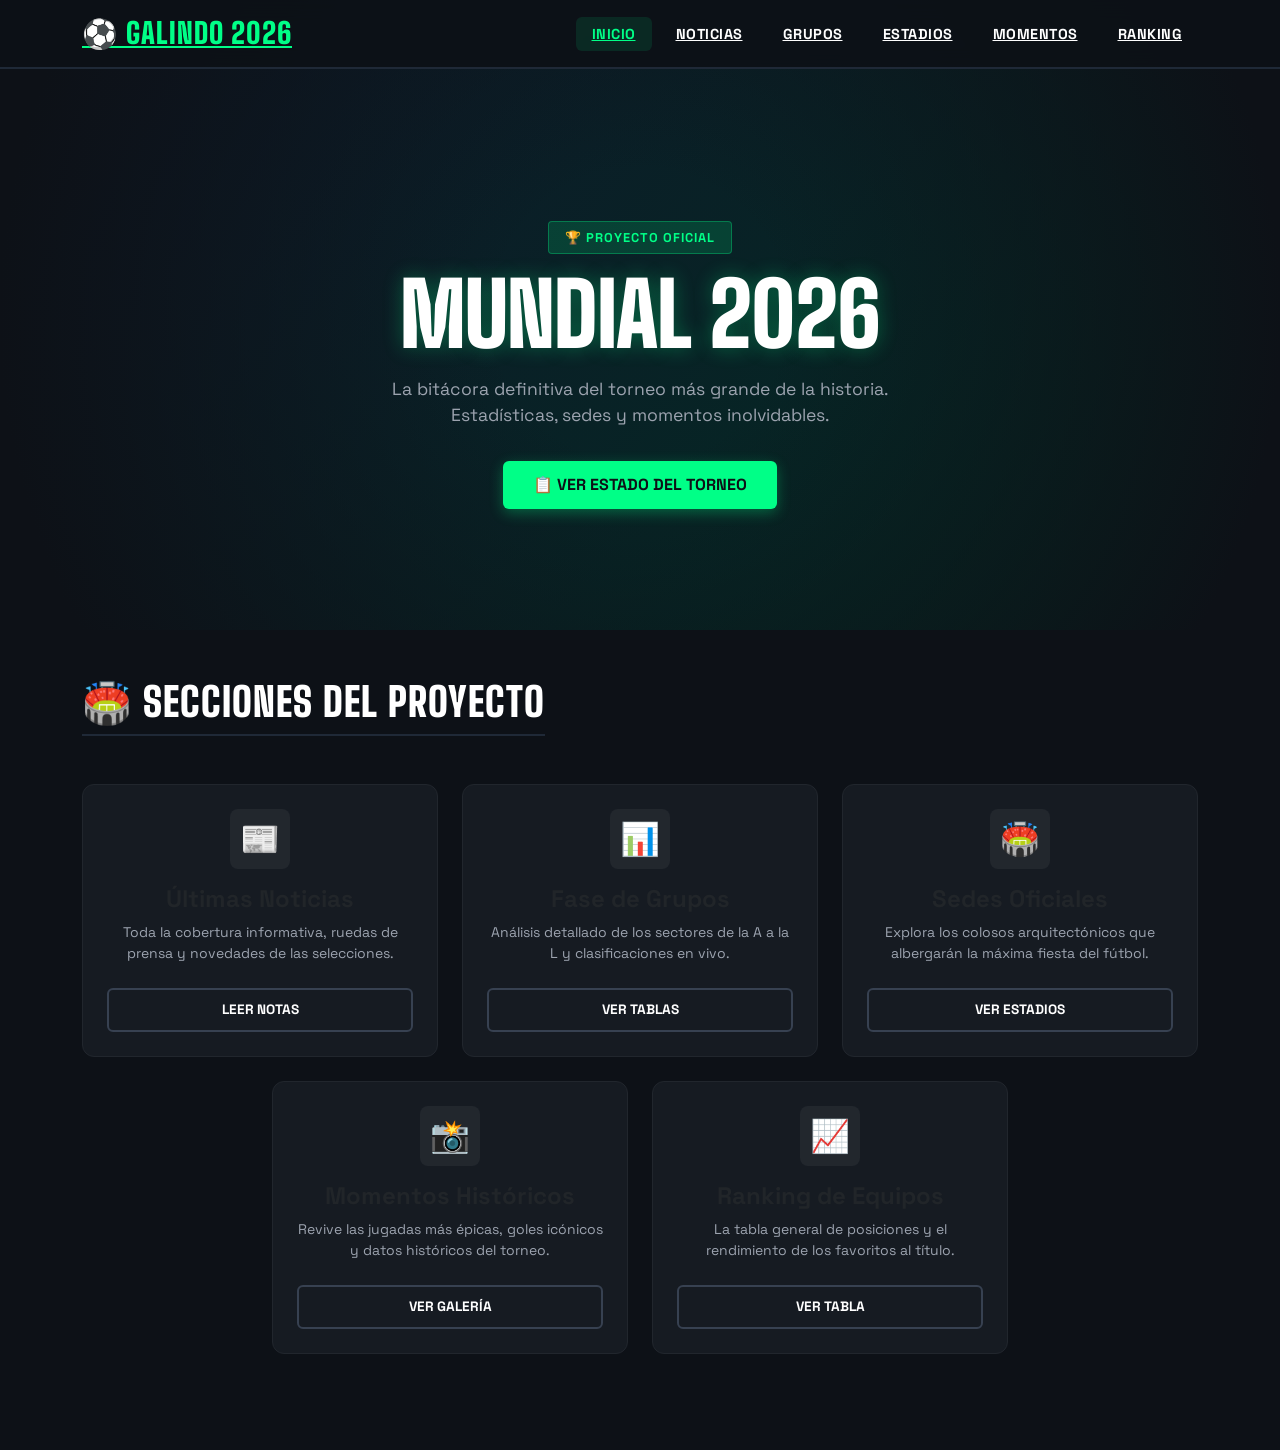
<file: index.html>
<!DOCTYPE html>
<html lang="es">
<head>
    <meta charset="UTF-8">
    <meta name="viewport" content="width=device-width, initial-scale=1.0">
    <title>Copa Mundial 2026 - Galindo</title>
    <link href="https://cdn.jsdelivr.net/npm/bootstrap@5.3.3/dist/css/bootstrap.min.css" rel="stylesheet">
    <link href="https://fonts.googleapis.com/css2?family=Big+Shoulders+Display:wght@700;900&family=Space+Grotesk:wght@400;500;700&display=swap" rel="stylesheet">
    <link rel="stylesheet" href="css/styles.css">
</head>
<body class="bg-stadium-dark text-white">

    <div id="stadium-nav"></div>

    <header class="hero-stadium text-center d-flex align-items-center justify-content-center">
        <div class="container position-relative z-2">
            <span class="badge-soccer mb-2">🏆 PROYECTO OFICIAL</span>
            <h1 class="display-1 main-stadium-title">MUNDIAL 2026</h1>
            <p class="subtitle-soccer mx-auto">La bitácora definitiva del torneo más grande de la historia. Estadísticas, sedes y momentos inolvidables.</p>
            
            <button class="btn btn-soccer-primary mt-3" id="btn-stadium-magic">📋 Ver Estado del Torneo</button>
            
            <div id="stadium-alert-box" class="card-stadium-popup mx-auto mt-4" style="display: none;">
                <p class="mb-0 fw-bold text-turf-green">⚽ ¡Faltan pocos días para el silbatazo inicial del torneo en Norteamérica! 🏟️</p>
            </div>
        </div>
        <div class="overlay-dark"></div>
    </header>

    <main class="container my-5 pb-5">
        <h2 class="text-center section-soccer-title mb-5">🏟️ SECCIONES DEL PROYECTO</h2>
        <div class="row g-4 justify-content-center">

            <div class="col-lg-4 col-md-6">
                <div class="card card-soccer h-100 border-0">
                    <div class="card-body p-4 text-center">
                        <div class="soccer-icon mb-3">📰</div>
                        <h4 class="fw-bold">Últimas Noticias</h4>
                        <p class="text-light-50 small">Toda la cobertura informativa, ruedas de prensa y novedades de las selecciones.</p>
                        <a href="noticias.html" class="btn btn-soccer-outline w-100 mt-2">Leer Notas</a>
                    </div>
                </div>
            </div>

            <div class="col-lg-4 col-md-6">
                <div class="card card-soccer h-100 border-0">
                    <div class="card-body p-4 text-center">
                        <div class="soccer-icon mb-3">📊</div>
                        <h4 class="fw-bold">Fase de Grupos</h4>
                        <p class="text-light-50 small">Análisis detallado de los sectores de la A a la L y clasificaciones en vivo.</p>
                        <a href="grupos.html" class="btn btn-soccer-outline w-100 mt-2">Ver Tablas</a>
                    </div>
                </div>
            </div>

            <div class="col-lg-4 col-md-6">
                <div class="card card-soccer h-100 border-0">
                    <div class="card-body p-4 text-center">
                        <div class="soccer-icon mb-3">🏟️</div>
                        <h4 class="fw-bold">Sedes Oficiales</h4>
                        <p class="text-light-50 small">Explora los colosos arquitectónicos que albergarán la máxima fiesta del fútbol.</p>
                        <a href="estadios.html" class="btn btn-soccer-outline w-100 mt-2">Ver Estadios</a>
                    </div>
                </div>
            </div>

            <div class="col-lg-4 col-md-6">
                <div class="card card-soccer h-100 border-0">
                    <div class="card-body p-4 text-center">
                        <div class="soccer-icon mb-3">📸</div>
                        <h4 class="fw-bold">Momentos Históricos</h4>
                        <p class="text-light-50 small">Revive las jugadas más épicas, goles icónicos y datos históricos del torneo.</p>
                        <a href="momentos.html" class="btn btn-soccer-outline w-100 mt-2">Ver Galería</a>
                    </div>
                </div>
            </div>

            <div class="col-lg-4 col-md-6">
                <div class="card card-soccer h-100 border-0">
                    <div class="card-body p-4 text-center">
                        <div class="soccer-icon mb-3">📈</div>
                        <h4 class="fw-bold">Ranking de Equipos</h4>
                        <p class="text-light-50 small">La tabla general de posiciones y el rendimiento de los favoritos al título.</p>
                        <a href="ranking.html" class="btn btn-soccer-outline w-100 mt-2">Ver Tabla</a>
                    </div>
                </div>
            </div>

        </div>
    </main>

    <script src="https://cdn.jsdelivr.net/npm/bootstrap@5.3.3/dist/js/bootstrap.bundle.min.js"></script>
    <script src="https://code.jquery.com/jquery-3.7.1.min.js"></script>
    <script src="js/script.js"></script>
</body>
</html>
</file>
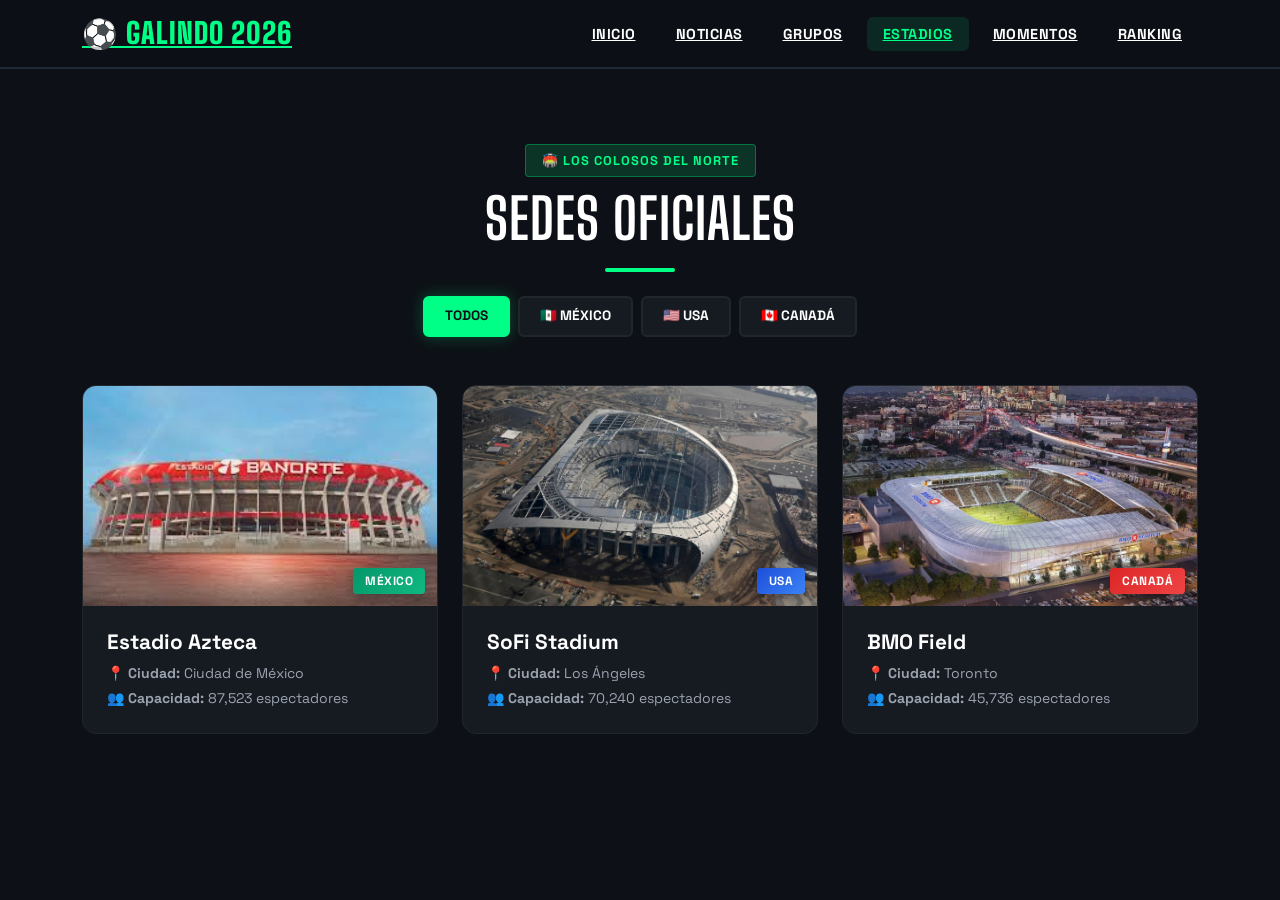
<file: estadios.html>
<!DOCTYPE html>
<html lang="es">
<head>
    <meta charset="UTF-8">
    <meta name="viewport" content="width=device-width, initial-scale=1.0">
    <title>Sedes y Estadios - Galindo 2026</title>
    <link href="https://cdn.jsdelivr.net/npm/bootstrap@5.3.3/dist/css/bootstrap.min.css" rel="stylesheet">
    <link href="https://fonts.googleapis.com/css2?family=Big+Shoulders+Display:wght@700;900&family=Space+Grotesk:wght@400;500;700&display=swap" rel="stylesheet">
    <link rel="stylesheet" href="css/styles.css">
</head>
<body class="bg-stadium-dark text-white">

    <div id="stadium-nav"></div>

    <header class="container text-center pt-5 mt-5">
        <div class="pt-5">
            <span class="badge-soccer mb-2">🏟️ LOS COLOSOS DEL NORTE</span>
            <h1 class="display-4 fw-bold font-big-soccer m-0">SEDES OFICIALES</h1>
            <div class="spacer-line-soccer mx-auto my-3"></div>
            
            <div class="d-flex justify-content-center flex-wrap gap-2 mt-4">
                <button class="btn btn-soccer-filter active" data-filter="all">Todos</button>
                <button class="btn btn-soccer-filter" data-filter="mex">🇲🇽 México</button>
                <button class="btn btn-soccer-filter" data-filter="usa">🇺🇸 USA</button>
                <button class="btn btn-soccer-filter" data-filter="can">🇨🇦 Canadá</button>
            </div>
        </div>
    </header>

    <main class="container my-5 pb-5">
        <div class="row g-4" id="stadiums-grid">

            <div class="col-lg-4 col-md-6 stadium-card-box mex">
                <div class="card card-stadium-soccer border-0 overflow-hidden h-100">
                    <div class="stadium-img-wrap">
                        <img src="img/azteca.jpg" alt="Estadio Azteca" class="stadium-img">
                        <span class="stadium-badge-country badge-mex">México</span>
                    </div>
                    <div class="card-body p-4">
                        <h4 class="stadium-title mb-2">Estadio Azteca</h4>
                        <p class="text-light-50 small mb-1">📍 <strong>Ciudad:</strong> Ciudad de México</p>
                        <p class="text-light-50 small mb-0">👥 <strong>Capacidad:</strong> 87,523 espectadores</p>
                    </div>
                </div>
            </div>

            <div class="col-lg-4 col-md-6 stadium-card-box usa">
                <div class="card card-stadium-soccer border-0 overflow-hidden h-100">
                    <div class="stadium-img-wrap">
                        <img src="img/sofi.jpg" alt="SoFi Stadium" class="stadium-img">
                        <span class="stadium-badge-country badge-usa">USA</span>
                    </div>
                    <div class="card-body p-4">
                        <h4 class="stadium-title mb-2">SoFi Stadium</h4>
                        <p class="text-light-50 small mb-1">📍 <strong>Ciudad:</strong> Los Ángeles</p>
                        <p class="text-light-50 small mb-0">👥 <strong>Capacidad:</strong> 70,240 espectadores</p>
                    </div>
                </div>
            </div>

            <div class="col-lg-4 col-md-6 stadium-card-box can">
                <div class="card card-stadium-soccer border-0 overflow-hidden h-100">
                    <div class="stadium-img-wrap">
                        <img src="img/bmo.jpg" alt="BMO Field" class="stadium-img">
                        <span class="stadium-badge-country badge-can">Canadá</span>
                    </div>
                    <div class="card-body p-4">
                        <h4 class="stadium-title mb-2">BMO Field</h4>
                        <p class="text-light-50 small mb-1">📍 <strong>Ciudad:</strong> Toronto</p>
                        <p class="text-light-50 small mb-0">👥 <strong>Capacidad:</strong> 45,736 espectadores</p>
                    </div>
                </div>
            </div>

        </div>
    </main>

    <script src="https://cdn.jsdelivr.net/npm/bootstrap@5.3.3/dist/js/bootstrap.bundle.min.js"></script>
    <script src="https://code.jquery.com/jquery-3.7.1.min.js"></script>
    <script src="js/script.js"></script>
</body>
</html>
</file>
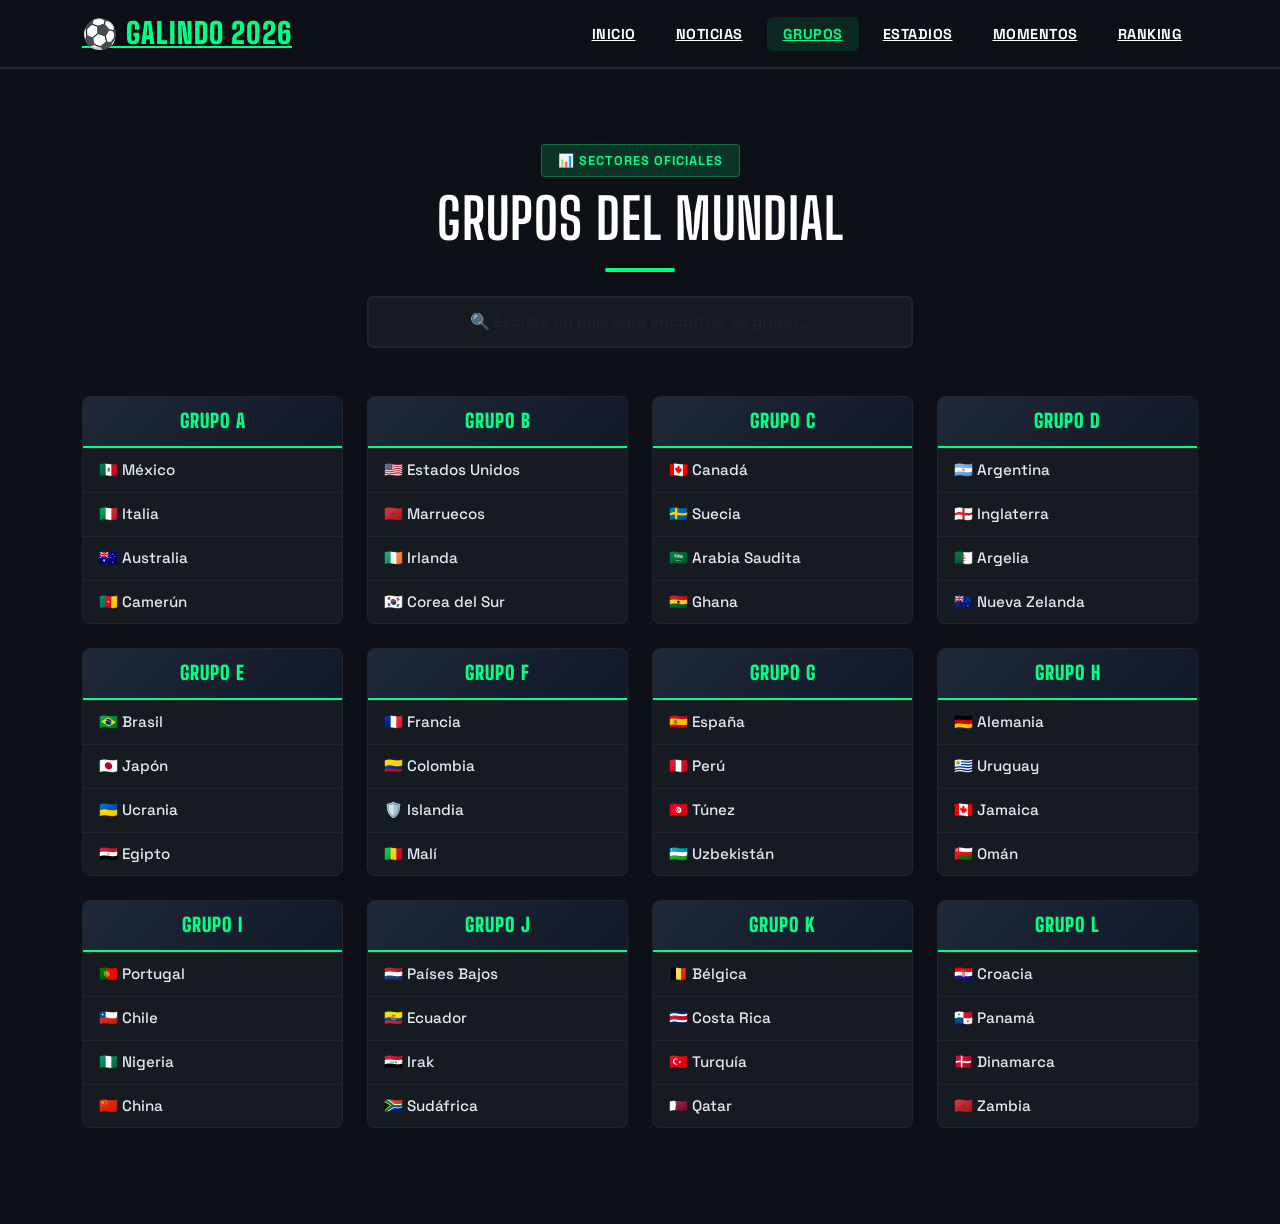
<file: grupos.html>
<!DOCTYPE html>
<html lang="es">
<head>
    <meta charset="UTF-8">
    <meta name="viewport" content="width=device-width, initial-scale=1.0">
    <title>Fase de Grupos - Galindo 2026</title>
    <link href="https://cdn.jsdelivr.net/npm/bootstrap@5.3.3/dist/css/bootstrap.min.css" rel="stylesheet">
    <link href="https://fonts.googleapis.com/css2?family=Big+Shoulders+Display:wght@700;900&family=Space+Grotesk:wght@400;500;700&display=swap" rel="stylesheet">
    <link rel="stylesheet" href="css/styles.css">
</head>
<body class="bg-stadium-dark text-white">

    <div id="stadium-nav"></div>

    <header class="container text-center pt-5 mt-5">
        <div class="pt-5">
            <span class="badge-soccer mb-2">📊 SECTORES OFICIALES</span>
            <h1 class="display-4 fw-bold font-big-soccer m-0">GRUPOS DEL MUNDIAL</h1>
            <div class="spacer-line-soccer mx-auto my-3"></div>
            
            <div class="row justify-content-center mt-4">
                <div class="col-md-6 col-sm-10">
                    <input type="text" id="soccer-group-search" class="form-control search-soccer-input text-center" placeholder="🔍 Escribe un país para encontrar su grupo...">
                </div>
            </div>
        </div>
    </header>

    <main class="container my-5 pb-5">
        <div class="row g-4" id="soccer-groups-grid">
            
            <div class="col-xl-3 col-lg-4 col-md-6 group-soccer-box">
                <div class="card card-group-soccer border-0">
                    <div class="card-header-soccer-group">GRUPO A</div>
                    <ul class="list-group list-soccer-teams list-group-flush">
                        <li class="list-group-item">🇲🇽 México</li>
                        <li class="list-group-item">🇮🇹 Italia</li>
                        <li class="list-group-item">🇦🇺 Australia</li>
                        <li class="list-group-item">🇨🇲 Camerún</li>
                    </ul>
                </div>
            </div>

            <div class="col-xl-3 col-lg-4 col-md-6 group-soccer-box">
                <div class="card card-group-soccer border-0">
                    <div class="card-header-soccer-group">GRUPO B</div>
                    <ul class="list-group list-soccer-teams list-group-flush">
                        <li class="list-group-item">🇺🇸 Estados Unidos</li>
                        <li class="list-group-item">🇲🇦 Marruecos</li>
                        <li class="list-group-item">🇮🇪 Irlanda</li>
                        <li class="list-group-item">🇰🇷 Corea del Sur</li>
                    </ul>
                </div>
            </div>

            <div class="col-xl-3 col-lg-4 col-md-6 group-soccer-box">
                <div class="card card-group-soccer border-0">
                    <div class="card-header-soccer-group">GRUPO C</div>
                    <ul class="list-group list-soccer-teams list-group-flush">
                        <li class="list-group-item">🇨🇦 Canadá</li>
                        <li class="list-group-item">🇸🇪 Suecia</li>
                        <li class="list-group-item">🇸🇦 Arabia Saudita</li>
                        <li class="list-group-item">🇬🇭 Ghana</li>
                    </ul>
                </div>
            </div>

            <div class="col-xl-3 col-lg-4 col-md-6 group-soccer-box">
                <div class="card card-group-soccer border-0">
                    <div class="card-header-soccer-group">GRUPO D</div>
                    <ul class="list-group list-soccer-teams list-group-flush">
                        <li class="list-group-item">🇦🇷 Argentina</li>
                        <li class="list-group-item">🏴󠁧󠁢󠁥󠁮󠁧󠁿 Inglaterra</li>
                        <li class="list-group-item">🇩🇿 Argelia</li>
                        <li class="list-group-item">🇳🇿 Nueva Zelanda</li>
                    </ul>
                </div>
            </div>

            <div class="col-xl-3 col-lg-4 col-md-6 group-soccer-box">
                <div class="card card-group-soccer border-0">
                    <div class="card-header-soccer-group">GRUPO E</div>
                    <ul class="list-group list-soccer-teams list-group-flush">
                        <li class="list-group-item">🇧🇷 Brasil</li>
                        <li class="list-group-item">🇯🇵 Japón</li>
                        <li class="list-group-item">🇺🇦 Ucrania</li>
                        <li class="list-group-item">🇪🇬 Egipto</li>
                    </ul>
                </div>
            </div>

            <div class="col-xl-3 col-lg-4 col-md-6 group-soccer-box">
                <div class="card card-group-soccer border-0">
                    <div class="card-header-soccer-group">GRUPO F</div>
                    <ul class="list-group list-soccer-teams list-group-flush">
                        <li class="list-group-item">🇫🇷 Francia</li>
                        <li class="list-group-item">🇨🇴 Colombia</li>
                        <li class="list-group-item">🛡️ Islandia</li>
                        <li class="list-group-item">🇲🇱 Malí</li>
                    </ul>
                </div>
            </div>

            <div class="col-xl-3 col-lg-4 col-md-6 group-soccer-box">
                <div class="card card-group-soccer border-0">
                    <div class="card-header-soccer-group">GRUPO G</div>
                    <ul class="list-group list-soccer-teams list-group-flush">
                        <li class="list-group-item">🇪🇸 España</li>
                        <li class="list-group-item">🇵🇪 Perú</li>
                        <li class="list-group-item">🇹🇳 Túnez</li>
                        <li class="list-group-item">🇺🇿 Uzbekistán</li>
                    </ul>
                </div>
            </div>

            <div class="col-xl-3 col-lg-4 col-md-6 group-soccer-box">
                <div class="card card-group-soccer border-0">
                    <div class="card-header-soccer-group">GRUPO H</div>
                    <ul class="list-group list-soccer-teams list-group-flush">
                        <li class="list-group-item">🇩🇪 Alemania</li>
                        <li class="list-group-item">🇺🇾 Uruguay</li>
                        <li class="list-group-item">🇨🇦 Jamaica</li>
                        <li class="list-group-item">🇴🇲 Omán</li>
                    </ul>
                </div>
            </div>

            <div class="col-xl-3 col-lg-4 col-md-6 group-soccer-box">
                <div class="card card-group-soccer border-0">
                    <div class="card-header-soccer-group">GRUPO I</div>
                    <ul class="list-group list-soccer-teams list-group-flush">
                        <li class="list-group-item">🇵🇹 Portugal</li>
                        <li class="list-group-item">🇨🇱 Chile</li>
                        <li class="list-group-item">🇳🇬 Nigeria</li>
                        <li class="list-group-item">🇨🇳 China</li>
                    </ul>
                </div>
            </div>

            <div class="col-xl-3 col-lg-4 col-md-6 group-soccer-box">
                <div class="card card-group-soccer border-0">
                    <div class="card-header-soccer-group">GRUPO J</div>
                    <ul class="list-group list-soccer-teams list-group-flush">
                        <li class="list-group-item">🇳🇱 Países Bajos</li>
                        <li class="list-group-item">🇪🇨 Ecuador</li>
                        <li class="list-group-item">🇮🇶 Irak</li>
                        <li class="list-group-item">🇿🇦 Sudáfrica</li>
                    </ul>
                </div>
            </div>

            <div class="col-xl-3 col-lg-4 col-md-6 group-soccer-box">
                <div class="card card-group-soccer border-0">
                    <div class="card-header-soccer-group">GRUPO K</div>
                    <ul class="list-group list-soccer-teams list-group-flush">
                        <li class="list-group-item">🇧🇪 Bélgica</li>
                        <li class="list-group-item">🇨🇷 Costa Rica</li>
                        <li class="list-group-item">🇹🇷 Turquía</li>
                        <li class="list-group-item">🇶🇦 Qatar</li>
                    </ul>
                </div>
            </div>

            <div class="col-xl-3 col-lg-4 col-md-6 group-soccer-box">
                <div class="card card-group-soccer border-0">
                    <div class="card-header-soccer-group">GRUPO L</div>
                    <ul class="list-group list-soccer-teams list-group-flush">
                        <li class="list-group-item">🇭🇷 Croacia</li>
                        <li class="list-group-item">🇵🇦 Panamá</li>
                        <li class="list-group-item">🇩🇰 Dinamarca</li>
                        <li class="list-group-item">🇲🇦 Zambia</li>
                    </ul>
                </div>
            </div>

        </div>
    </main>

    <script src="https://cdn.jsdelivr.net/npm/bootstrap@5.3.3/dist/js/bootstrap.bundle.min.js"></script>
    <script src="https://code.jquery.com/jquery-3.7.1.min.js"></script>
    <script src="js/script.js"></script>
</body>
</html>
</file>
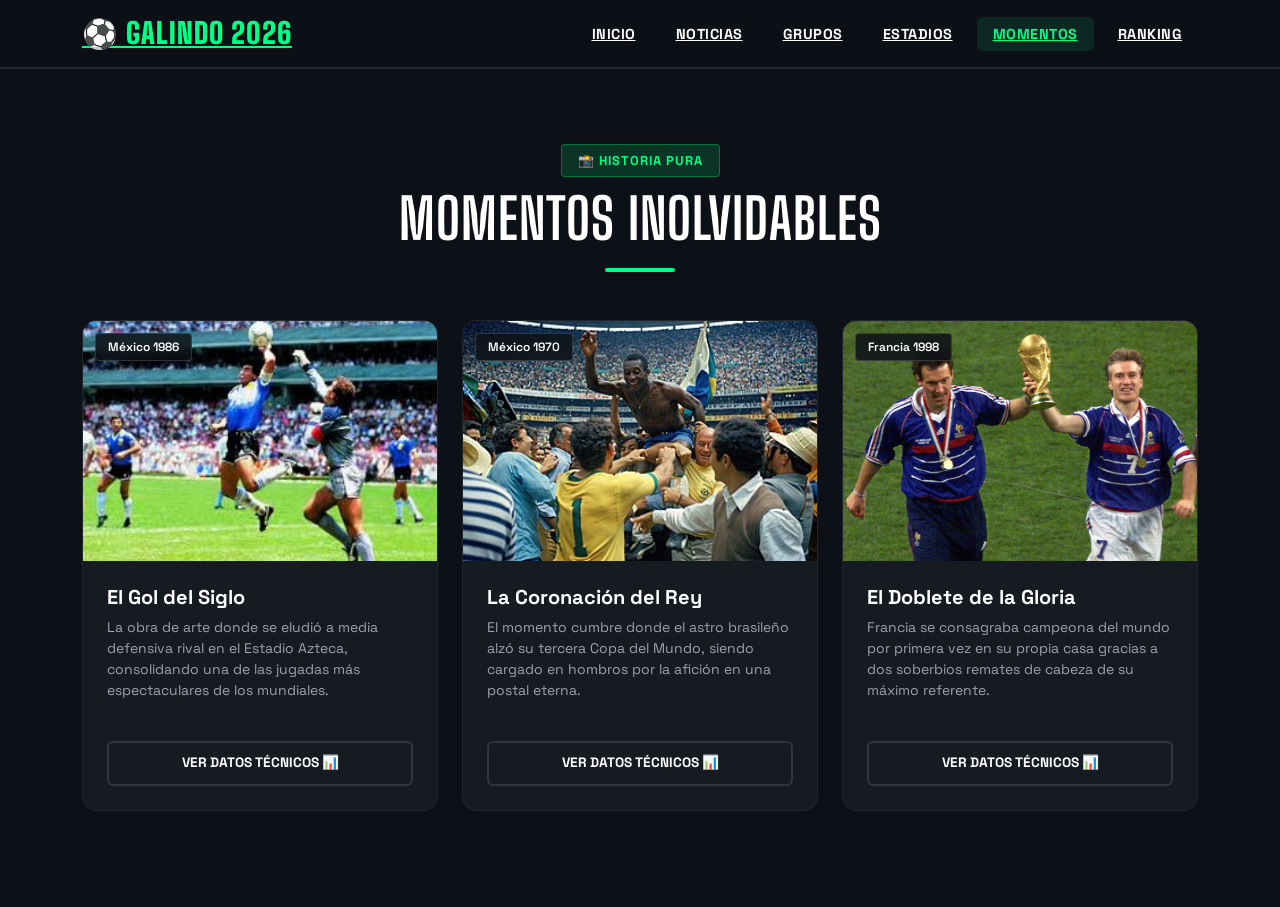
<file: momentos.html>
<!DOCTYPE html>
<html lang="es">
<head>
    <meta charset="UTF-8">
    <meta name="viewport" content="width=device-width, initial-scale=1.0">
    <title>Momentos Históricos - Galindo 2026</title>
    <link href="https://cdn.jsdelivr.net/npm/bootstrap@5.3.3/dist/css/bootstrap.min.css" rel="stylesheet">
    <link href="https://fonts.googleapis.com/css2?family=Big+Shoulders+Display:wght@700;900&family=Space+Grotesk:wght@400;500;700&display=swap" rel="stylesheet">
    <link rel="stylesheet" href="css/styles.css">
</head>
<body class="bg-stadium-dark text-white">

    <div id="stadium-nav"></div>

    <header class="container text-center pt-5 mt-5">
        <div class="pt-5">
            <span class="badge-soccer mb-2">📸 HISTORIA PURA</span>
            <h1 class="display-4 fw-bold font-big-soccer m-0">MOMENTOS INOLVIDABLES</h1>
            <div class="spacer-line-soccer mx-auto my-3"></div>
        </div>
    </header>

    <main class="container my-5 pb-5">
        <div class="row g-4 justify-content-center">

            <div class="col-lg-4 col-md-6">
                <div class="card card-moment-soccer border-0 overflow-hidden h-100">
                    <div class="moment-img-wrap">
                        <img src="img/momento1.jpg" alt="Gol del Siglo" class="moment-img">
                        <span class="moment-badge-year">México 1986</span>
                    </div>
                    <div class="card-body p-4 d-flex flex-column justify-content-between">
                        <div>
                            <h4 class="moment-title mb-2">El Gol del Siglo</h4>
                            <p class="text-light-50 small">La obra de arte donde se eludió a media defensiva rival en el Estadio Azteca, consolidando una de las jugadas más espectaculares de los mundiales.</p>
                            
                            <div class="moment-trivia-box mt-3 p-3" style="display: none;">
                                <div class="small mb-1">🏃‍♂️ <strong>Distancia recorrida:</strong> 60 metros</div>
                                <div class="small mb-1">⏱️ <strong>Duración:</strong> 10.6 segundos</div>
                                <div class="small">👟 <strong>Toques al balón:</strong> 11 toques</div>
                            </div>
                        </div>
                        <button class="btn btn-soccer-moment-toggle w-100 mt-4">Ver Datos Técnicos 📊</button>
                    </div>
                </div>
            </div>

            <div class="col-lg-4 col-md-6">
                <div class="card card-moment-soccer border-0 overflow-hidden h-100">
                    <div class="moment-img-wrap">
                        <img src="img/momento2.jpg" alt="El Rey Pelé" class="moment-img">
                        <span class="moment-badge-year">México 1970</span>
                    </div>
                    <div class="card-body p-4 d-flex flex-column justify-content-between">
                        <div>
                            <h4 class="moment-title mb-2">La Coronación del Rey</h4>
                            <p class="text-light-50 small">El momento cumbre donde el astro brasileño alzó su tercera Copa del Mundo, siendo cargado en hombros por la afición en una postal eterna.</p>
                            
                            <div class="moment-trivia-box mt-3 p-3" style="display: none;">
                                <div class="small mb-1">⚽ <strong>Goles en esa final:</strong> 1 gol de cabeza</div>
                                <div class="small mb-1">👑 <strong>Récord único:</strong> Único jugador con 3 Copas</div>
                                <div class="small">🎯 <strong>Asistencias en el torneo:</strong> 6 en total</div>
                            </div>
                        </div>
                        <button class="btn btn-soccer-moment-toggle w-100 mt-4">Ver Datos Técnicos 📊</button>
                    </div>
                </div>
            </div>

            <div class="col-lg-4 col-md-6">
                <div class="card card-moment-soccer border-0 overflow-hidden h-100">
                    <div class="moment-img-wrap">
                        <img src="img/momento3.jpg" alt="Zidane Volley" class="moment-img">
                        <span class="moment-badge-year">Francia 1998</span>
                    </div>
                    <div class="card-body p-4 d-flex flex-column justify-content-between">
                        <div>
                            <h4 class="moment-title mb-2">El Doblete de la Gloria</h4>
                            <p class="text-light-50 small">Francia se consagraba campeona del mundo por primera vez en su propia casa gracias a dos soberbios remates de cabeza de su máximo referente.</p>
                            
                            <div class="moment-trivia-box mt-3 p-3" style="display: none;">
                                <div class="small mb-1">🏟️ <strong>Sede:</strong> Stade de France</div>
                                <div class="small mb-1">🎯 <strong>Minutos de los goles:</strong> 27' y 45+1'</div>
                                <div class="small">🥇 <strong>Distinción:</strong> MVP del partido final</div>
                            </div>
                        </div>
                        <button class="btn btn-soccer-moment-toggle w-100 mt-4">Ver Datos Técnicos 📊</button>
                    </div>
                </div>
            </div>

        </div>
    </main>

    <script src="https://cdn.jsdelivr.net/npm/bootstrap@5.3.3/dist/js/bootstrap.bundle.min.js"></script>
    <script src="https://code.jquery.com/jquery-3.7.1.min.js"></script>
    <script src="js/script.js"></script>
</body>
</html>
</file>
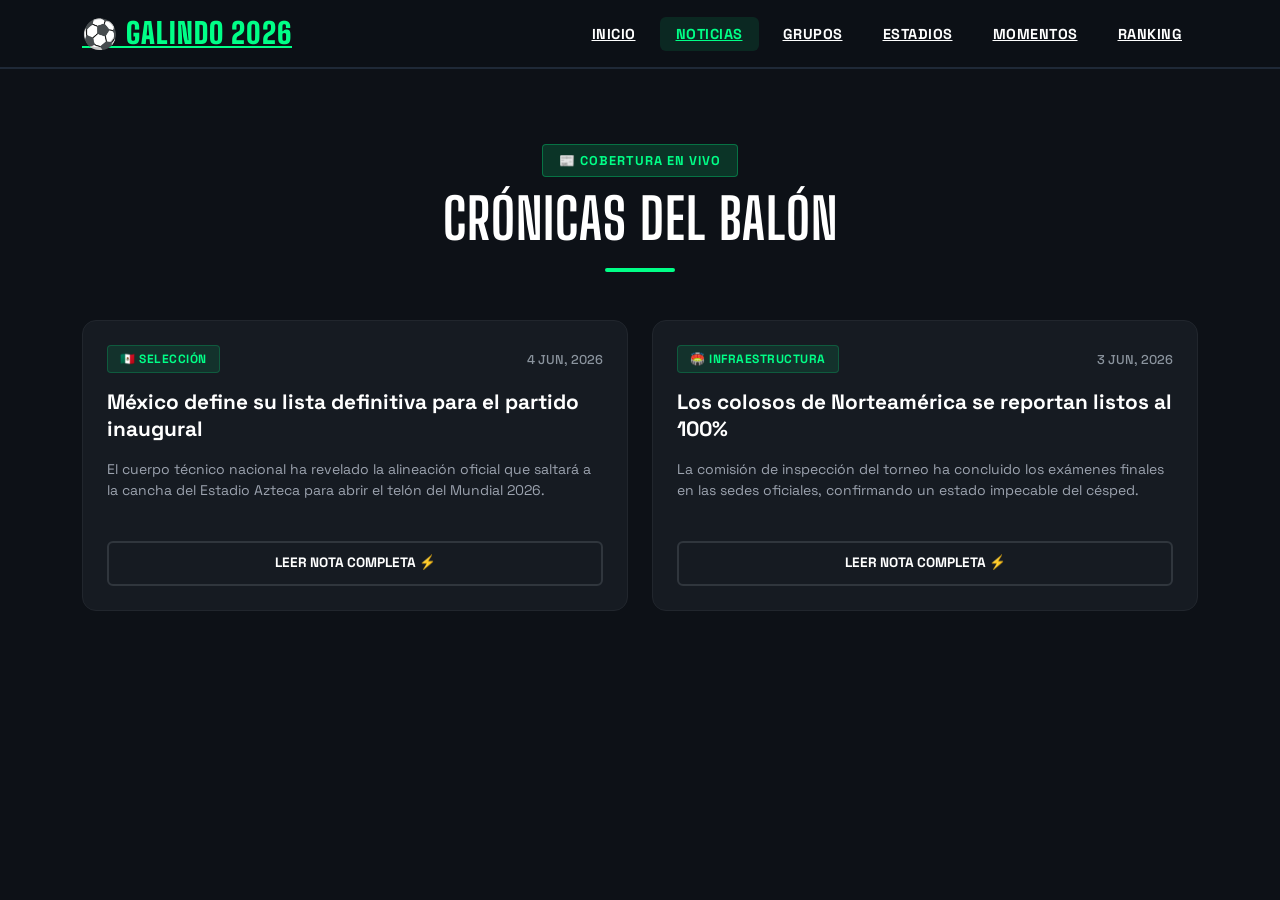
<file: noticias.html>
<!DOCTYPE html>
<html lang="es">
<head>
    <meta charset="UTF-8">
    <meta name="viewport" content="width=device-width, initial-scale=1.0">
    <title>Crónicas y Noticias - Galindo 2026</title>
    <link href="https://cdn.jsdelivr.net/npm/bootstrap@5.3.3/dist/css/bootstrap.min.css" rel="stylesheet">
    <link href="https://fonts.googleapis.com/css2?family=Big+Shoulders+Display:wght@700;900&family=Space+Grotesk:wght@400;500;700&display=swap" rel="stylesheet">
    <link rel="stylesheet" href="css/styles.css">
</head>
<body class="bg-stadium-dark text-white">

    <div id="stadium-nav"></div>

    <header class="container text-center pt-5 mt-5">
        <div class="pt-5">
            <span class="badge-soccer mb-2">📰 COBERTURA EN VIVO</span>
            <h1 class="display-4 fw-bold text-uppercase font-big-soccer m-0">CRÓNICAS DEL BALÓN</h1>
            <div class="spacer-line-soccer mx-auto my-3"></div>
        </div>
    </header>

    <main class="container my-5 pb-5">
        <div class="row g-4">

            <div class="col-md-6">
                <div class="card card-news-soccer border-0 h-100">
                    <div class="card-body p-4 d-flex flex-column justify-content-between">
                        <div>
                            <div class="d-flex justify-content-between align-items-center mb-3">
                                <span class="badge-soccer-category">🇲🇽 SELECCIÓN</span>
                                <span class="soccer-date-text">4 JUN, 2026</span>
                            </div>
                            <h3 class="news-soccer-title mb-3">México define su lista definitiva para el partido inaugural</h3>
                            <p class="text-light-50 small">El cuerpo técnico nacional ha revelado la alineación oficial que saltará a la cancha del Estadio Azteca para abrir el telón del Mundial 2026.</p>
                            
                            <!-- Contenido oculto que se despliega con jQuery -->
                            <div class="news-soccer-full" style="display: none;">
                                <p class="text-light-50 small pt-2 border-top border-dark-soccer">La estrategia apostará por una formación ofensiva balanceada, priorizando la velocidad por las bandas y el control del medio campo para contrarrestar la propuesta táctica del rival europeo en la gran noche de apertura.</p>
                            </div>
                        </div>
                        <button class="btn btn-soccer-toggle w-100 mt-4">Leer Nota Completa ⚡</button>
                    </div>
                </div>
            </div>

            <div class="col-md-6">
                <div class="card card-news-soccer border-0 h-100">
                    <div class="card-body p-4 d-flex flex-column justify-content-between">
                        <div>
                            <div class="d-flex justify-content-between align-items-center mb-3">
                                <span class="badge-soccer-category">🏟️ INFRAESTRUCTURA</span>
                                <span class="soccer-date-text">3 JUN, 2026</span>
                            </div>
                            <h3 class="news-soccer-title mb-3">Los colosos de Norteamérica se reportan listos al 100%</h3>
                            <p class="text-light-50 small">La comisión de inspección del torneo ha concluido los exámenes finales en las sedes oficiales, confirmando un estado impecable del césped.</p>
                            
                            <!-- Contenido oculto que se despliega con jQuery -->
                            <div class="news-soccer-full" style="display: none;">
                                <p class="text-light-50 small pt-2 border-top border-dark-soccer">Tanto los sistemas de transmisión de última generación como las zonas de hospitalidad y la tecnología de ventilación del terreno de juego han superado las pruebas de máxima carga de manera exitosa.</p>
                            </div>
                        </div>
                        <button class="btn btn-soccer-toggle w-100 mt-4">Leer Nota Completa ⚡</button>
                    </div>
                </div>
            </div>

        </div>
    </main>

    <script src="https://cdn.jsdelivr.net/npm/bootstrap@5.3.3/dist/js/bootstrap.bundle.min.js"></script>
    <script src="https://code.jquery.com/jquery-3.7.1.min.js"></script>
    <script src="js/script.js"></script>
</body>
</html>
</file>
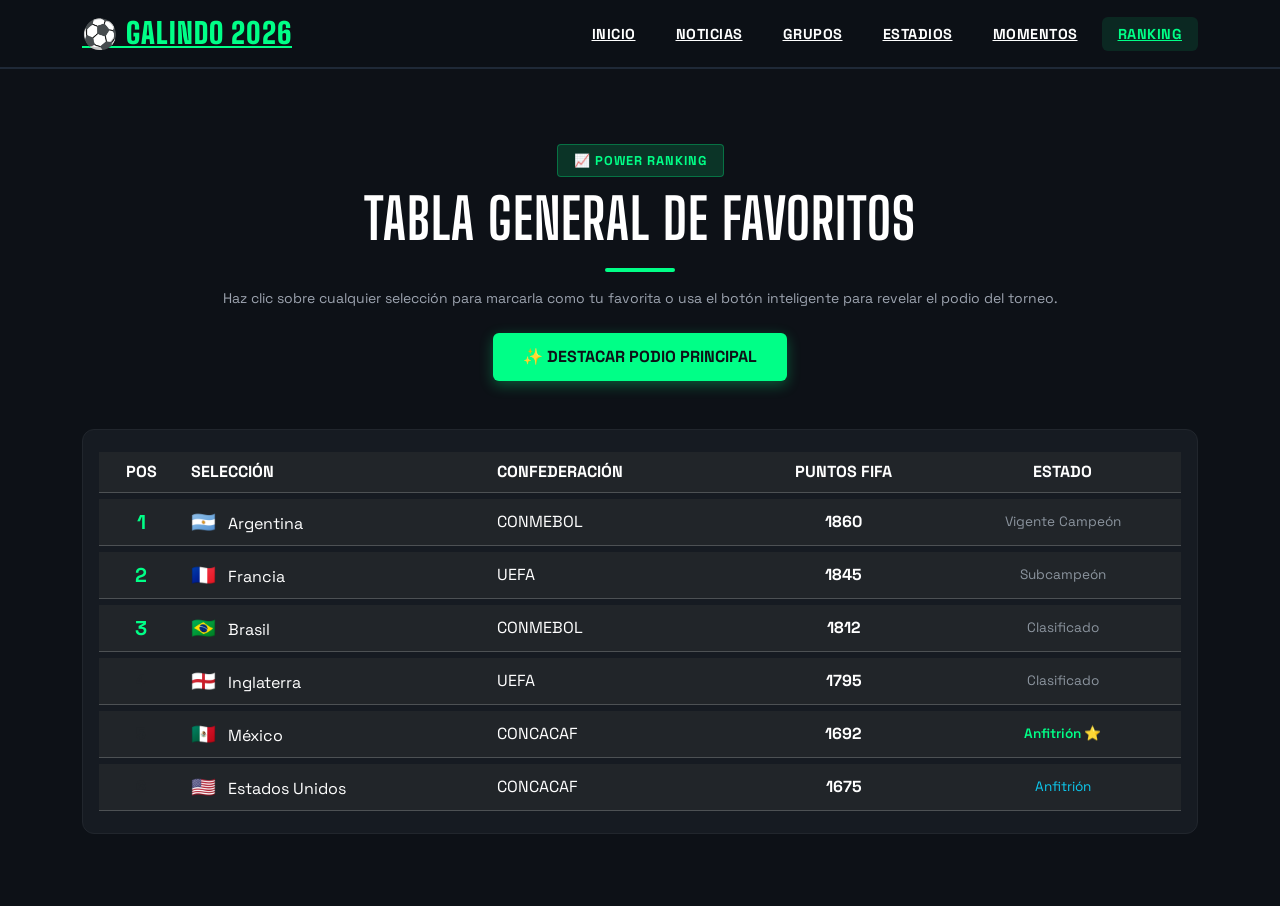
<file: ranking.html>
<!DOCTYPE html>
<html lang="es">
<head>
    <meta charset="UTF-8">
    <meta name="viewport" content="width=device-width, initial-scale=1.0">
    <title>Ranking Mundial - Galindo 2026</title>
    <link href="https://cdn.jsdelivr.net/npm/bootstrap@5.3.3/dist/css/bootstrap.min.css" rel="stylesheet">
    <link href="https://fonts.googleapis.com/css2?family=Big+Shoulders+Display:wght@700;900&family=Space+Grotesk:wght@400;500;700&display=swap" rel="stylesheet">
    <link rel="stylesheet" href="css/styles.css">
</head>
<body class="bg-stadium-dark text-white">

    <div id="stadium-nav"></div>

    <header class="container text-center pt-5 mt-5">
        <div class="pt-5">
            <span class="badge-soccer mb-2">📈 POWER RANKING</span>
            <h1 class="display-4 fw-bold font-big-soccer m-0">TABLA GENERAL DE FAVORITOS</h1>
            <div class="spacer-line-soccer mx-auto my-3"></div>
            
            <p class="text-light-50 small max-w-600 mx-auto">Haz clic sobre cualquier selección para marcarla como tu favorita o usa el botón inteligente para revelar el podio del torneo.</p>
            
            <button class="btn btn-soccer-primary mt-2 mb-4" id="btn-highlight-podium">✨ Destacar Podio Principal</button>
        </div>
    </header>

    <main class="container my-4 pb-5">
        <div class="card card-soccer border-0 p-3 table-responsive">
            <table class="table table-dark table-hover table-soccer-custom m-0 align-middle">
                <thead>
                    <tr>
                        <th scope="col" class="text-center">POS</th>
                        <th scope="col">SELECCIÓN</th>
                        <th scope="col">CONFEDERACIÓN</th>
                        <th scope="col" class="text-center">PUNTOS FIFA</th>
                        <th scope="col" class="text-center">ESTADO</th>
                    </tr>
                </thead>
                <tbody id="ranking-table-body">
                    <tr class="row-podium">
                        <td class="text-center fw-bold text-turf-green fs-5">1</td>
                        <td><span class="fs-5 me-2">🇦🇷</span> Argentina</td>
                        <td>CONMEBOL</td>
                        <td class="text-center fw-bold">1860</td>
                        <td class="text-center text-status-soccer">Vigente Campeón</td>
                    </tr>
                    <tr class="row-podium">
                        <td class="text-center fw-bold text-turf-green fs-5">2</td>
                        <td><span class="fs-5 me-2">🇫🇷</span> Francia</td>
                        <td>UEFA</td>
                        <td class="text-center fw-bold">1845</td>
                        <td class="text-center text-status-soccer">Subcampeón</td>
                    </tr>
                    <tr class="row-podium">
                        <td class="text-center fw-bold text-turf-green fs-5">3</td>
                        <td><span class="fs-5 me-2">🇧🇷</span> Brasil</td>
                        <td>CONMEBOL</td>
                        <td class="text-center fw-bold">1812</td>
                        <td class="text-center text-status-soccer">Clasificado</td>
                    </tr>
                    <tr>
                        <td class="text-center fw-bold text-muted">4</td>
                        <td><span class="fs-5 me-2">🏴󠁧󠁢󠁥󠁮󠁧󠁿</span> Inglaterra</td>
                        <td>UEFA</td>
                        <td class="text-center fw-bold">1795</td>
                        <td class="text-center text-status-soccer">Clasificado</td>
                    </tr>
                    <tr>
                        <td class="text-center fw-bold text-muted">5</td>
                        <td><span class="fs-5 me-2">🇲🇽</span> México</td>
                        <td>CONCACAF</td>
                        <td class="text-center fw-bold">1692</td>
                        <td class="text-center text-status-soccer text-turf-green fw-semibold">Anfitrión ⭐</td>
                    </tr>
                    <tr>
                        <td class="text-center fw-bold text-muted">6</td>
                        <td><span class="fs-5 me-2">🇺🇸</span> Estados Unidos</td>
                        <td>CONCACAF</td>
                        <td class="text-center fw-bold">1675</td>
                        <td class="text-center text-status-soccer text-info">Anfitrión</td>
                    </tr>
                </tbody>
            </table>
        </div>
    </main>

    <script src="https://cdn.jsdelivr.net/npm/bootstrap@5.3.3/dist/js/bootstrap.bundle.min.js"></script>
    <script src="https://code.jquery.com/jquery-3.7.1.min.js"></script>
    <script src="js/script.js"></script>
</body>
</html>
</file>
<file: css/styles.css>
body.bg-stadium-dark {
    background-color: #0d1117; /* Negro/Gris noche industrial */
    font-family: 'Space Grotesk', sans-serif;
    overflow-x: hidden;
}

.text-turf-green { color: #00ff87 !important; }
.text-light-50 { color: #9ca3af; }


.navbar-soccer-dark {
    background: rgba(13, 17, 23, 0.9) !important;
    backdrop-filter: blur(10px);
    -webkit-backdrop-filter: blur(10px);
    border-bottom: 2px solid #1f2937;
    padding: 12px 0;
}

.navbar-soccer-brand {
    font-family: 'Big Shoulders Display', sans-serif;
    font-size: 1.8rem;
    font-weight: 900;
    color: #00ff87 !important;
    letter-spacing: 1px;
}

.nav-link-soccer {
    font-size: 0.9rem;
    font-weight: 700;
    color: #ffffff !important;
    text-transform: uppercase;
    padding: 8px 16px !important;
    letter-spacing: 0.5px;
    transition: all 0.25s ease;
}

.nav-link-soccer:hover, .nav-link-soccer.active {
    color: #00ff87 !important;
    background-color: rgba(0, 255, 135, 0.1);
    border-radius: 6px;
}

.hero-stadium {
    position: relative;
    min-height: 70vh;
    background: linear-gradient(135deg, #0f172a 0%, #022c22 100%); /* Degradado verde césped oscuro */
    padding-top: 100px;
}

.overlay-dark {
    position: absolute;
    top: 0; left: 0; width: 100%; height: 100%;
    background: radial-gradient(circle, transparent 20%, #0d1117 90%);
    z-index: 1;
}

.main-stadium-title {
    font-family: 'Big Shoulders Display', sans-serif;
    font-size: 5.5rem;
    font-weight: 900;
    letter-spacing: -1px;
    color: #ffffff;
    text-shadow: 0 0 20px rgba(0, 255, 135, 0.3);
}

.subtitle-soccer {
    max-width: 600px;
    color: #9ca3af;
    font-size: 1.1rem;
}

.badge-soccer {
    background-color: rgba(0, 255, 135, 0.15);
    color: #00ff87;
    border: 1px solid rgba(0, 255, 137, 0.3);
    font-weight: 700;
    font-size: 0.8rem;
    padding: 6px 16px;
    border-radius: 4px;
    letter-spacing: 1px;
    display: inline-block;
}

.btn-soccer-primary {
    background-color: #00ff87;
    color: #0d1117;
    font-weight: 700;
    text-transform: uppercase;
    padding: 12px 30px;
    border-radius: 6px;
    border: none;
    box-shadow: 0 4px 14px rgba(0, 255, 135, 0.3);
    transition: all 0.2s ease;
}
.btn-soccer-primary:hover {
    background-color: #00cc6c;
    transform: translateY(-1px);
    box-shadow: 0 6px 20px rgba(0, 255, 135, 0.5);
    color: #0d1117;
}

.card-stadium-popup {
    background-color: #1f2937;
    max-width: 500px;
    padding: 16px;
    border-radius: 8px;
    border-left: 5px solid #00ff87;
}


.section-soccer-title {
    font-family: 'Big Shoulders Display', sans-serif;
    font-size: 2.5rem;
    font-weight: 900;
    letter-spacing: 1px;
    border-bottom: 2px solid #1f2937;
    display: inline-block;
    padding-bottom: 8px;
}

.card-soccer {
    background-color: #161b22;
    border: 1px solid #21262d !important;
    border-radius: 12px !important;
    transition: transform 0.3s ease, border-color 0.3s ease;
}
.card-soccer:hover {
    transform: translateY(-4px);
    border-color: #00ff87 !important;
}

.soccer-icon {
    font-size: 2rem;
    background-color: rgba(255, 255, 255, 0.05);
    width: 60px;
    height: 60px;
    line-height: 60px;
    border-radius: 8px;
    margin: 0 auto;
}

.btn-soccer-outline {
    background-color: transparent;
    border: 2px solid #374151;
    color: #ffffff;
    font-weight: 700;
    text-transform: uppercase;
    font-size: 0.85rem;
    border-radius: 6px;
    padding: 10px;
    transition: all 0.2s ease;
}
.btn-soccer-outline:hover {
    border-color: #00ff87;
    background-color: #00ff87;
    color: #0d1117;
}

.font-big-soccer {
    font-family: 'Big Shoulders Display', sans-serif;
    letter-spacing: 1px;
}

.spacer-line-soccer {
    width: 70px;
    height: 4px;
    background-color: #00ff87;
    border-radius: 2px;
}

.card-news-soccer {
    background-color: #161b22;
    border: 1px solid #21262d !important;
    border-radius: 14px !important;
    transition: border-color 0.3s ease, transform 0.3s ease;
}

.card-news-soccer:hover {
    border-color: #00ff87 !important;
    transform: translateY(-2px);
}

.badge-soccer-category {
    background-color: rgba(0, 255, 135, 0.1);
    color: #00ff87;
    border: 1px solid rgba(0, 255, 135, 0.2);
    font-size: 0.75rem;
    font-weight: 700;
    padding: 4px 12px;
    border-radius: 4px;
    letter-spacing: 0.5px;
}

.soccer-date-text {
    font-size: 0.8rem;
    color: #8b949e;
    font-weight: 500;
}

.news-soccer-title {
    font-family: 'Space Grotesk', sans-serif;
    font-weight: 700;
    font-size: 1.3rem;
    line-height: 1.3;
    color: #ffffff;
}

.border-dark-soccer {
    border-color: #21262d !important;
}

.btn-soccer-toggle {
    background-color: transparent;
    border: 2px solid #30363d;
    color: #ffffff;
    font-weight: 700;
    font-size: 0.85rem;
    text-transform: uppercase;
    padding: 10px;
    border-radius: 6px;
    transition: all 0.2s ease;
}

.btn-soccer-toggle:hover {
    border-color: #00ff87;
    background-color: rgba(0, 255, 135, 0.05);
    color: #00ff87;
}

.search-soccer-input {
    background-color: #161b22 !important;
    border: 2px solid #21262d !important;
    border-radius: 6px;
    color: #ffffff !important;
    font-weight: 500;
    padding: 12px;
    transition: all 0.25s ease;
}

.search-soccer-input:focus {
    border-color: #00ff87 !important;
    box-shadow: 0 0 15px rgba(0, 255, 135, 0.2) !important;
}

.card-group-soccer {
    background-color: #161b22;
    border: 1px solid #21262d !important;
    border-radius: 8px !important;
    overflow: hidden;
    transition: transform 0.25s ease;
}

.card-group-soccer:hover {
    transform: scale(1.02);
}

.card-header-soccer-group {
    background: linear-gradient(135deg, #1f2937 0%, #111827 100%);
    border-bottom: 2px solid #00ff87;
    color: #00ff87;
    font-family: 'Big Shoulders Display', sans-serif;
    font-weight: 900;
    padding: 10px;
    font-size: 1.2rem;
    text-align: center;
    letter-spacing: 1px;
}

.list-soccer-teams .list-group-item {
    font-size: 0.95rem;
    font-weight: 500;
    color: #e2e8f0;
    padding: 10px 16px;
    background-color: transparent;
    border-bottom: 1px solid #21262d;
}

.list-soccer-teams .list-group-item:last-child {
    border-bottom: none;
}

.btn-soccer-filter {
    background-color: #161b22;
    color: #ffffff;
    border: 2px solid #21262d;
    font-weight: 700;
    font-size: 0.85rem;
    text-transform: uppercase;
    padding: 8px 20px;
    border-radius: 6px;
    transition: all 0.2s ease;
}

.btn-soccer-filter:hover, .btn-soccer-filter.active {
    background-color: #00ff87;
    color: #0d1117 !important;
    border-color: #00ff87;
    box-shadow: 0 0 15px rgba(0, 255, 135, 0.25);
}

.card-stadium-soccer {
    background-color: #161b22;
    border: 1px solid #21262d !important;
    border-radius: 14px !important;
    transition: border-color 0.3s ease;
}

.card-stadium-soccer:hover {
    border-color: #00ff87 !important;
}

.stadium-img-wrap {
    position: relative;
    height: 220px;
    width: 100%;
    overflow: hidden;
}

.stadium-img {
    width: 100%;
    height: 100%;
    object-fit: cover; 
    transition: transform 0.4s ease;
}

.card-stadium-soccer:hover .stadium-img {
    transform: scale(1.08);
}

.stadium-title {
    font-family: 'Space Grotesk', sans-serif;
    font-weight: 700;
    color: #ffffff;
    font-size: 1.3rem;
}

.stadium-badge-country {
    position: absolute;
    bottom: 12px;
    right: 12px;
    font-size: 0.75rem;
    font-weight: 800;
    text-transform: uppercase;
    letter-spacing: 0.5px;
    color: #ffffff;
    padding: 4px 12px;
    border-radius: 4px;
    box-shadow: 0 4px 10px rgba(0, 0, 0, 0.3);
}

.badge-mex { background: linear-gradient(135deg, #059669 0%, #10b981 100%); }
.badge-usa { background: linear-gradient(135deg, #1d4ed8 0%, #3b82f6 100%); }
.badge-can { background: linear-gradient(135deg, #dc2626 0%, #ef4444 100%); }

.card-moment-soccer {
    background-color: #161b22;
    border: 1px solid #21262d !important;
    border-radius: 14px !important;
    transition: border-color 0.3s ease;
}

.card-moment-soccer:hover {
    border-color: #00ff87 !important;
}

.moment-img-wrap {
    position: relative;
    height: 240px;
    width: 100%;
    overflow: hidden;
    background-color: #0d1117;
}

.moment-img {
    width: 100%;
    height: 100%;
    object-fit: cover;
    transition: transform 0.4s cubic-bezier(0.16, 1, 0.3, 1);
}

.card-moment-soccer:hover .moment-img {
    transform: scale(1.06);
}

.moment-title {
    font-family: 'Space Grotesk', sans-serif;
    font-weight: 700;
    color: #ffffff;
    font-size: 1.25rem;
}

.moment-badge-year {
    position: absolute;
    top: 12px;
    left: 12px;
    background-color: rgba(13, 17, 23, 0.85);
    backdrop-filter: blur(4px);
    -webkit-backdrop-filter: blur(4px);
    border: 1px solid rgba(255, 255, 255, 0.15);
    color: #ffffff;
    font-size: 0.75rem;
    font-weight: 600;
    padding: 4px 12px;
    border-radius: 4px;
}

.moment-trivia-box {
    background-color: #0d1117;
    border: 1px dashed #21262d;
    border-radius: 8px;
    color: #e2e8f0;
}

.btn-soccer-moment-toggle {
    background-color: transparent;
    border: 2px solid #30363d;
    color: #ffffff;
    font-weight: 700;
    font-size: 0.85rem;
    text-transform: uppercase;
    padding: 10px;
    border-radius: 6px;
    transition: all 0.2s ease;
}

.btn-soccer-moment-toggle:hover {
    border-color: #00ff87;
    background-color: rgba(0, 255, 135, 0.05);
    color: #00ff87;
}

.table-soccer-custom {
    background-color: #161b22 !important;
    border-collapse: separate;
    border-spacing: 0 6px; 

.table-soccer-custom thead th {
    background-color: #0d1117 !important;
    color: #8b949e;
    font-family: 'Space Grotesk', sans-serif;
    font-weight: 700;
    text-transform: uppercase;
    font-size: 0.8rem;
    border: none;
    padding: 12px;
}

.table-soccer-custom tbody tr {
    cursor: pointer;
    transition: all 0.2s ease;
}

.table-soccer-custom tbody td {
    background-color: #161b22 !important;
    border-top: 1px solid #21262d;
    border-bottom: 1px solid #21262d;
    padding: 14px 12px;
    color: #f0f6fc;
}

.table-soccer-custom tbody tr td:first-child {
    border-left: 1px solid #21262d;
    border-top-left-radius: 8px;
    border-bottom-left-radius: 8px;
}

.table-soccer-custom tbody tr td:last-child {
    border-right: 1px solid #21262d;
    border-top-right-radius: 8px;
    border-bottom-right-radius: 8px;
}

.text-status-soccer {
    font-size: 0.85rem;
    color: #8b949e;
}

.row-podium-active td {
    background-color: rgba(0, 255, 135, 0.08) !important;
    border-color: #00ff87 !important;
}

.row-user-favorite td {
    background-color: rgba(59, 130, 246, 0.12) !important;
    border-color: #3b82f6 !important;
}
</file>
